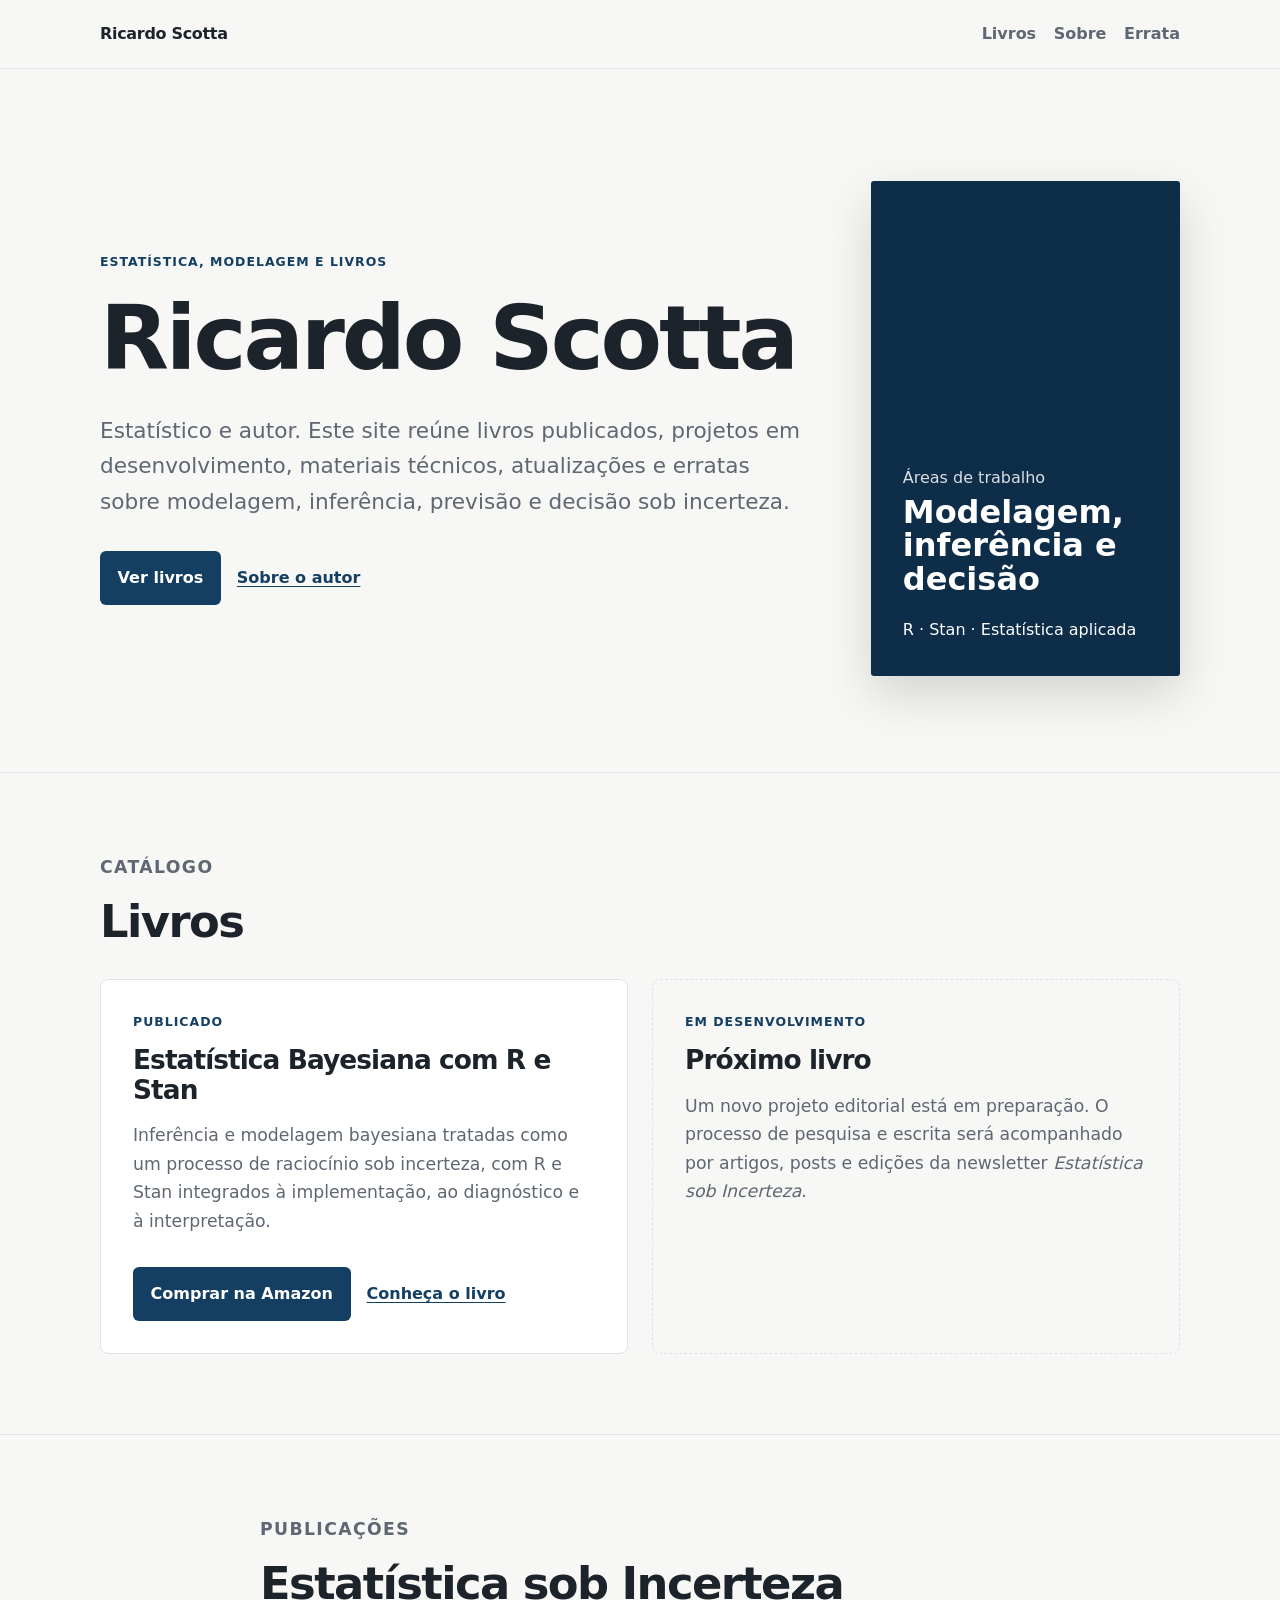
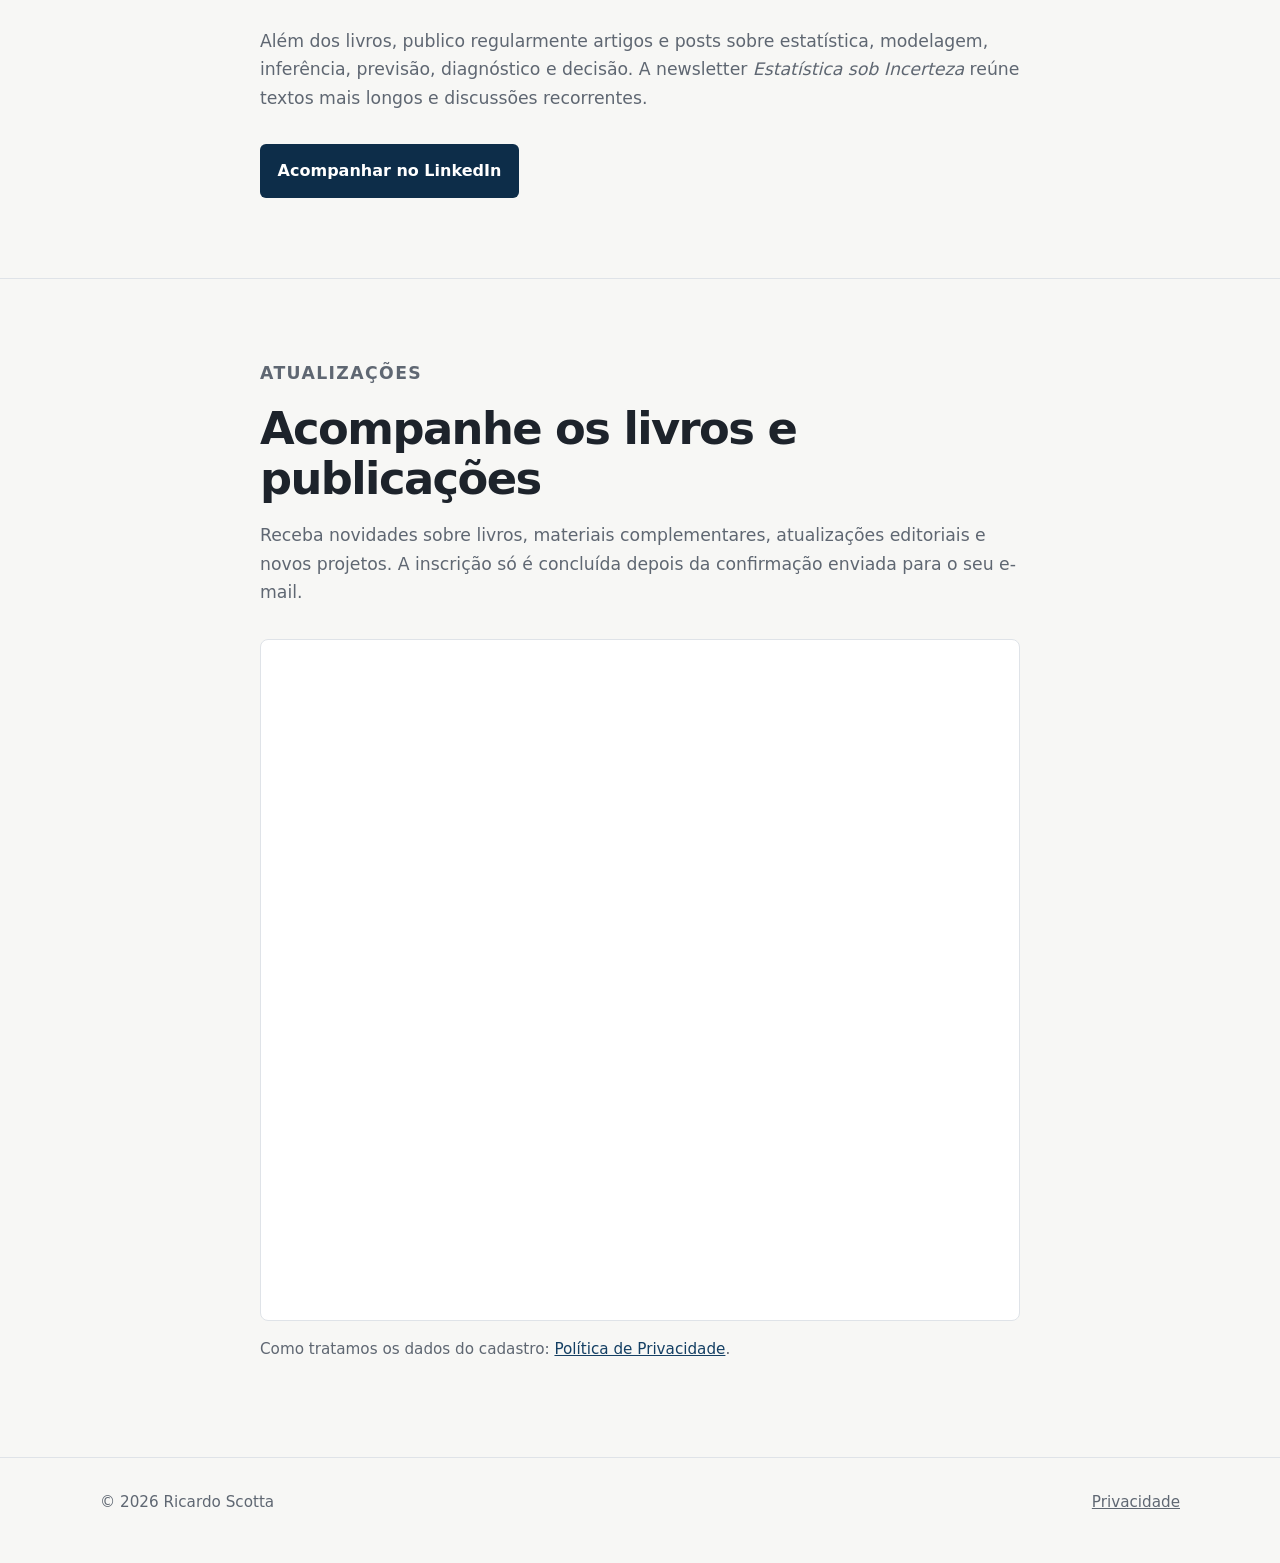
<file: index.html>
<!doctype html>
<html lang="pt-BR">
<head>
  <meta charset="utf-8">
  <meta name="viewport" content="width=device-width, initial-scale=1">
  <meta name="description" content="Site autoral de Ricardo Scotta. Livros, estatística, modelagem, inferência, previsão e materiais técnicos.">
  <title>Ricardo Scotta — Livros, estatística e modelagem</title>
  <link rel="stylesheet" href="/assets/css/site.css">
</head>
<body>
  <header class="site-header">
    <div class="wrap header-inner">
      <a class="brand" href="/">Ricardo Scotta</a>
      <nav aria-label="Navegação principal">
        <a href="/livros/">Livros</a>
        <a href="/sobre/">Sobre</a>
        <a href="/errata/">Errata</a>
      </nav>
    </div>
  </header>

  <main>
    <section class="hero">
      <div class="wrap hero-grid">
        <div>
          <p class="eyebrow">Estatística, modelagem e livros</p>
          <h1>Ricardo Scotta</h1>
          <p class="lead">Estatístico e autor. Este site reúne livros publicados, projetos em desenvolvimento, materiais técnicos, atualizações e erratas sobre modelagem, inferência, previsão e decisão sob incerteza.</p>
          <div class="actions">
            <a class="button" href="/livros/">Ver livros</a>
            <a class="text-link" href="/sobre/">Sobre o autor</a>
          </div>
        </div>
        <aside class="author-card" aria-label="Áreas de trabalho">
          <span class="book-label">Áreas de trabalho</span>
          <strong>Modelagem, inferência e decisão</strong>
          <span>R · Stan · Estatística aplicada</span>
        </aside>
      </div>
    </section>

    <section class="section">
      <div class="wrap">
        <p class="eyebrow">Catálogo</p>
        <h2>Livros</h2>
        <div class="portfolio-grid">
          <article class="portfolio-card">
            <p class="card-kicker">Publicado</p>
            <h3>Estatística Bayesiana com R e Stan</h3>
            <p>Inferência e modelagem bayesiana tratadas como um processo de raciocínio sob incerteza, com R e Stan integrados à implementação, ao diagnóstico e à interpretação.</p>
            <div class="card-actions">
              <a class="button" href="https://www.amazon.com.br/dp/B0HJFDFP6W">Comprar na Amazon</a>
              <a class="text-link" href="/livro/">Conheça o livro</a>
            </div>
          </article>

          <article class="portfolio-card muted-card">
            <p class="card-kicker">Em desenvolvimento</p>
            <h3>Próximo livro</h3>
            <p>Um novo projeto editorial está em preparação. O processo de pesquisa e escrita será acompanhado por artigos, posts e edições da newsletter <em>Estatística sob Incerteza</em>.</p>
          </article>
        </div>
      </div>
    </section>

    <section class="section">
      <div class="wrap narrow">
        <p class="eyebrow">Publicações</p>
        <h2>Estatística sob Incerteza</h2>
        <p>Além dos livros, publico regularmente artigos e posts sobre estatística, modelagem, inferência, previsão, diagnóstico e decisão. A newsletter <em>Estatística sob Incerteza</em> reúne textos mais longos e discussões recorrentes.</p>
        <div class="actions">
          <a class="button secondary-button" href="https://www.linkedin.com/in/ricardo-scotta/">Acompanhar no LinkedIn</a>
        </div>
      </div>
    </section>

    <section class="section" id="atualizacoes">
      <div class="wrap narrow">
        <p class="eyebrow">Atualizações</p>
        <h2>Acompanhe os livros e publicações</h2>
        <p>Receba novidades sobre livros, materiais complementares, atualizações editoriais e novos projetos. A inscrição só é concluída depois da confirmação enviada para o seu e-mail.</p>
        <div class="form-shell">
          <iframe
            title="Formulário de inscrição — atualizações editoriais de Ricardo Scotta"
            width="100%"
            height="680"
            src="https://8d1fc7f5.sibforms.com/v2/serve/[base64]"
            frameborder="0"
            scrolling="auto"
            loading="lazy"
            style="display:block;margin:0 auto;max-width:100%;"
          ></iframe>
        </div>
        <p class="privacy-note">Como tratamos os dados do cadastro: <a href="/privacidade/">Política de Privacidade</a>.</p>
      </div>
    </section>
  </main>

  <footer class="site-footer">
    <div class="wrap footer-inner">
      <span>© 2026 Ricardo Scotta</span>
      <a href="/privacidade/">Privacidade</a>
    </div>
  </footer>
</body>
</html>
</file>
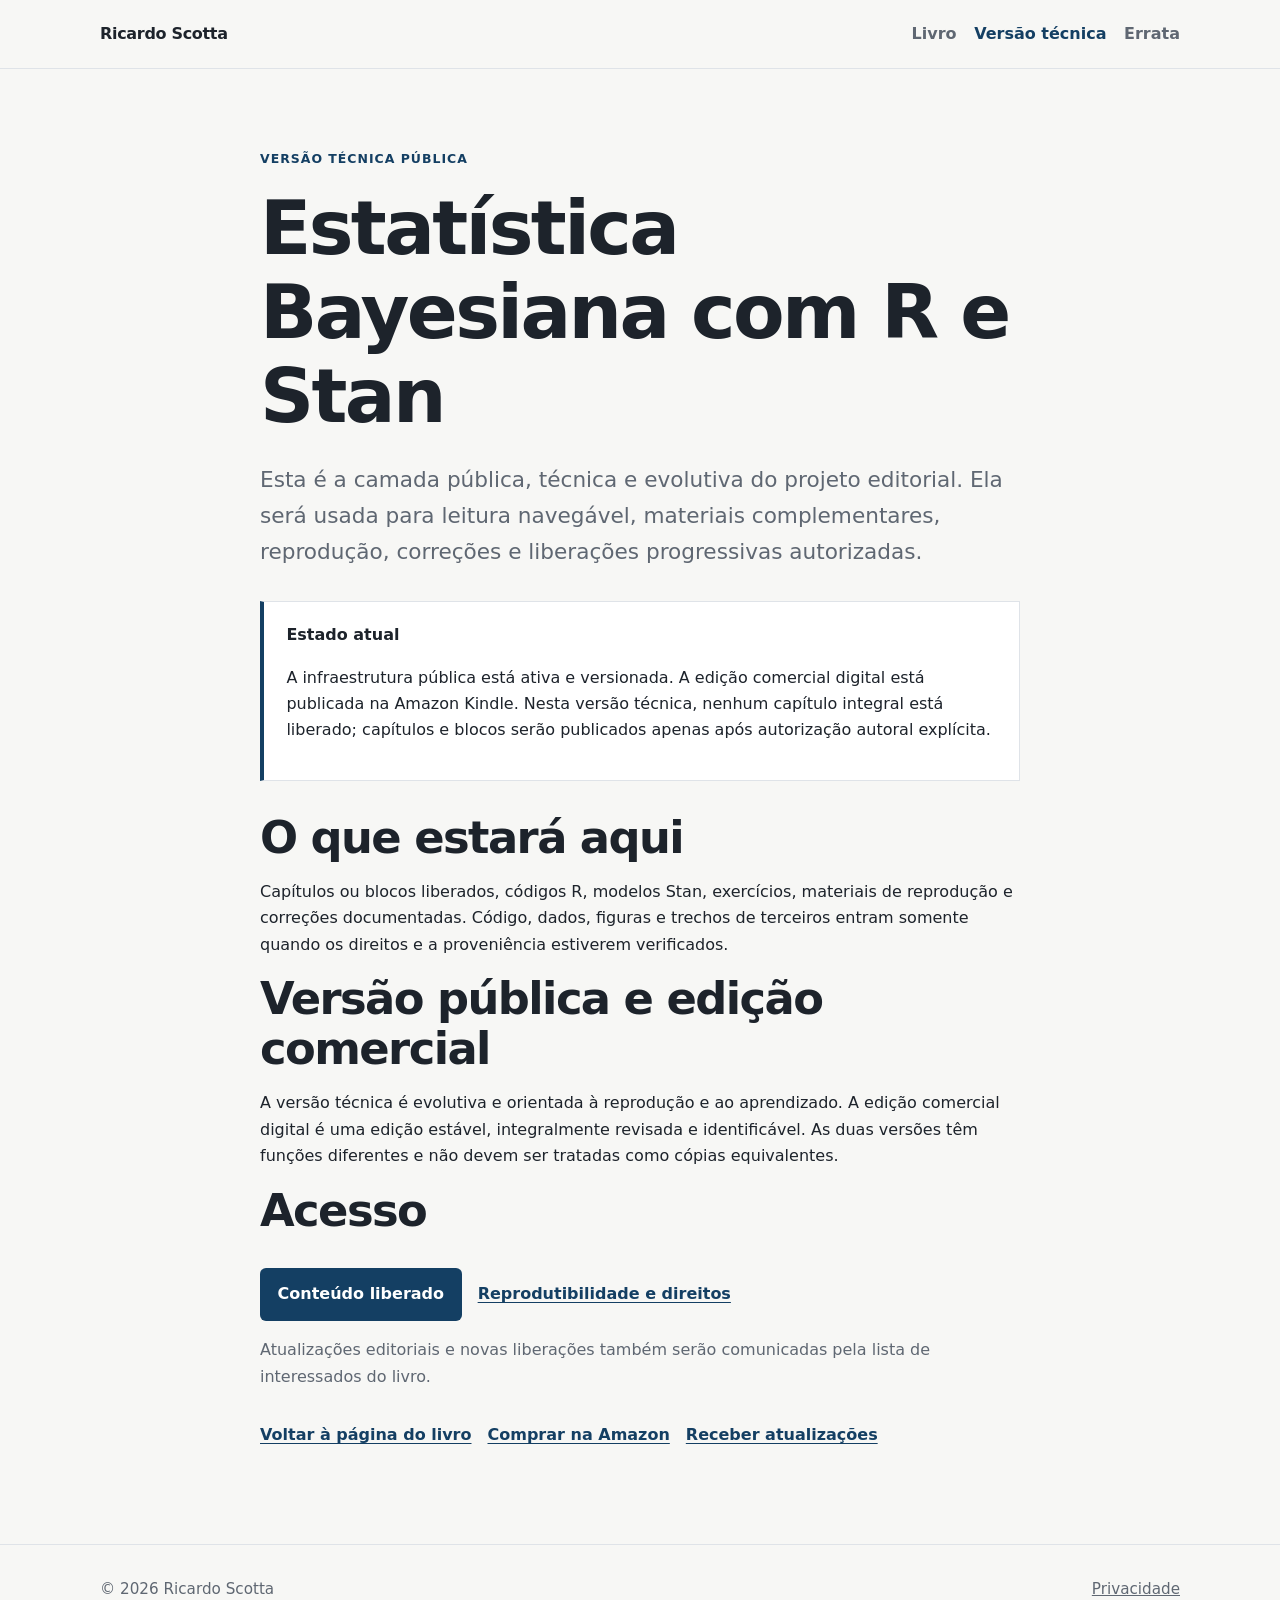
<file: bayes-r-stan/index.html>
<!doctype html>
<html lang="pt-BR">
<head>
  <meta charset="utf-8">
  <meta name="viewport" content="width=device-width, initial-scale=1">
  <meta name="description" content="Versão técnica pública e navegável de Estatística Bayesiana com R e Stan, de Ricardo Scotta.">
  <title>Versão técnica — Estatística Bayesiana com R e Stan</title>
  <link rel="stylesheet" href="/assets/css/site.css">
</head>
<body>
  <header class="site-header">
    <div class="wrap header-inner">
      <a class="brand" href="/">Ricardo Scotta</a>
      <nav aria-label="Navegação principal">
        <a href="/livro/">Livro</a>
        <a href="/bayes-r-stan/" aria-current="page">Versão técnica</a>
        <a href="/errata/">Errata</a>
      </nav>
    </div>
  </header>
  <main class="page">
    <div class="wrap narrow">
      <p class="eyebrow">Versão técnica pública</p>
      <h1>Estatística Bayesiana com R e Stan</h1>
      <p class="lead">Esta é a camada pública, técnica e evolutiva do projeto editorial. Ela será usada para leitura navegável, materiais complementares, reprodução, correções e liberações progressivas autorizadas.</p>

      <div class="status-box">
        <strong>Estado atual</strong>
        <p>A infraestrutura pública está ativa e versionada. A edição comercial digital está publicada na Amazon Kindle. Nesta versão técnica, nenhum capítulo integral está liberado; capítulos e blocos serão publicados apenas após autorização autoral explícita.</p>
      </div>

      <h2>O que estará aqui</h2>
      <p>Capítulos ou blocos liberados, códigos R, modelos Stan, exercícios, materiais de reprodução e correções documentadas. Código, dados, figuras e trechos de terceiros entram somente quando os direitos e a proveniência estiverem verificados.</p>

      <h2>Versão pública e edição comercial</h2>
      <p>A versão técnica é evolutiva e orientada à reprodução e ao aprendizado. A edição comercial digital é uma edição estável, integralmente revisada e identificável. As duas versões têm funções diferentes e não devem ser tratadas como cópias equivalentes.</p>

      <h2>Acesso</h2>
      <div class="actions">
        <a class="button" href="/bayes-r-stan/conteudo/">Conteúdo liberado</a>
        <a class="text-link" href="/bayes-r-stan/reproducibilidade/">Reprodutibilidade e direitos</a>
      </div>

      <p class="meta">Atualizações editoriais e novas liberações também serão comunicadas pela lista de interessados do livro.</p>
      <div class="actions">
        <a class="text-link" href="/livro/">Voltar à página do livro</a>
        <a class="text-link" href="https://www.amazon.com.br/dp/B0HJFDFP6W">Comprar na Amazon</a>
        <a class="text-link" href="/#atualizacoes">Receber atualizações</a>
      </div>
    </div>
  </main>
  <footer class="site-footer">
    <div class="wrap footer-inner">
      <span>© 2026 Ricardo Scotta</span>
      <a href="/privacidade/">Privacidade</a>
    </div>
  </footer>
</body>
</html>
</file>
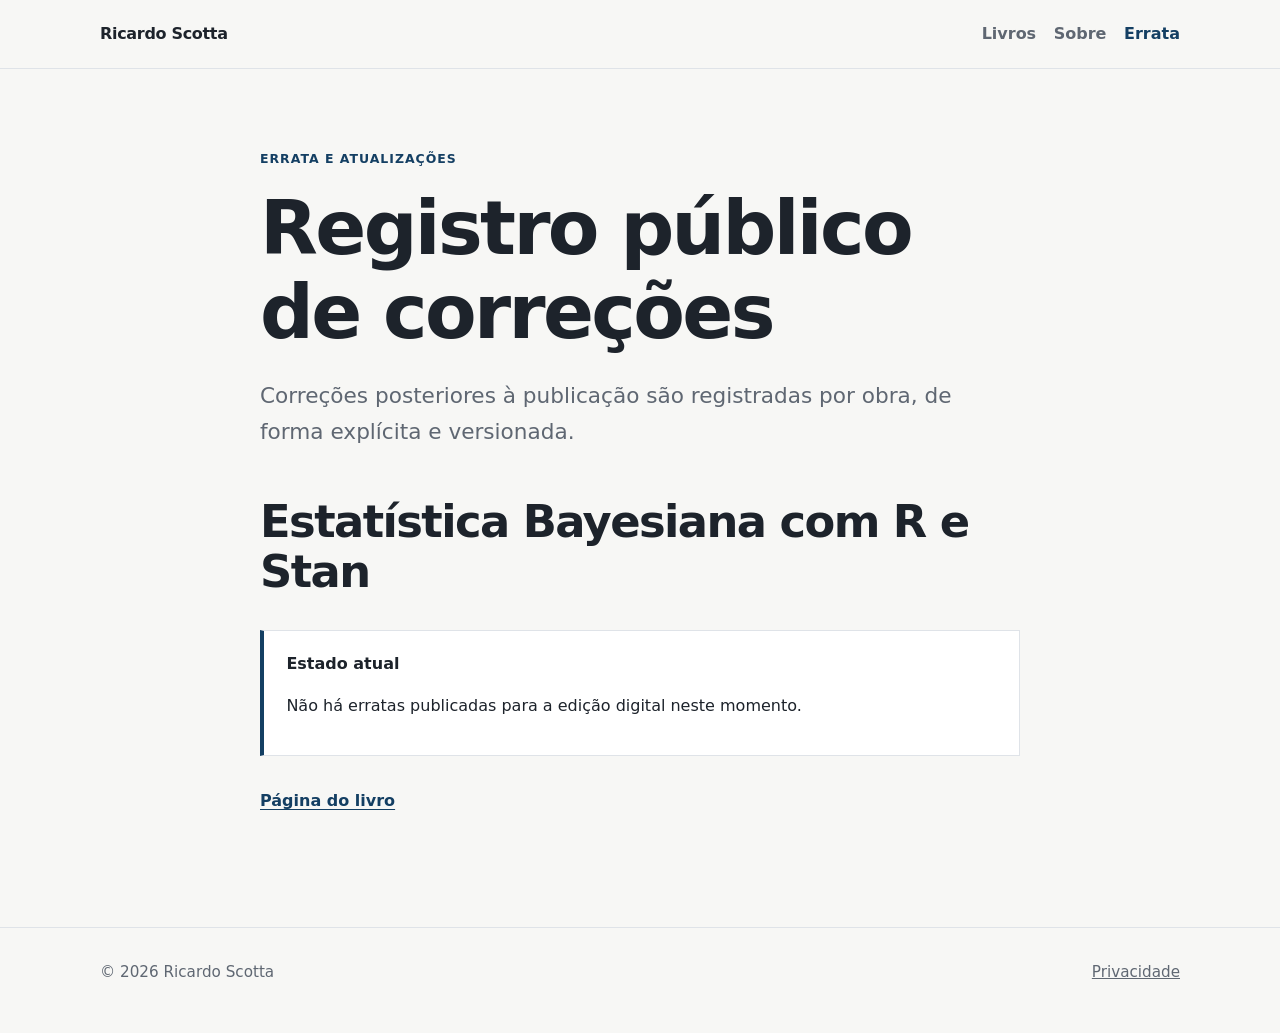
<file: errata/index.html>
<!doctype html>
<html lang="pt-BR">
<head>
  <meta charset="utf-8">
  <meta name="viewport" content="width=device-width, initial-scale=1">
  <meta name="description" content="Erratas e atualizações dos livros de Ricardo Scotta.">
  <title>Errata — Ricardo Scotta</title>
  <link rel="stylesheet" href="/assets/css/site.css">
</head>
<body>
  <header class="site-header">
    <div class="wrap header-inner">
      <a class="brand" href="/">Ricardo Scotta</a>
      <nav aria-label="Navegação principal">
        <a href="/livros/">Livros</a>
        <a href="/sobre/">Sobre</a>
        <a href="/errata/" aria-current="page">Errata</a>
      </nav>
    </div>
  </header>

  <main class="page">
    <div class="wrap narrow">
      <p class="eyebrow">Errata e atualizações</p>
      <h1>Registro público de correções</h1>
      <p class="lead">Correções posteriores à publicação são registradas por obra, de forma explícita e versionada.</p>

      <section class="book-status">
        <h2>Estatística Bayesiana com R e Stan</h2>
        <div class="status-box">
          <strong>Estado atual</strong>
          <p>Não há erratas publicadas para a edição digital neste momento.</p>
        </div>
        <p><a class="text-link" href="/livro/">Página do livro</a></p>
      </section>
    </div>
  </main>

  <footer class="site-footer">
    <div class="wrap footer-inner">
      <span>© 2026 Ricardo Scotta</span>
      <a href="/privacidade/">Privacidade</a>
    </div>
  </footer>
</body>
</html>
</file>
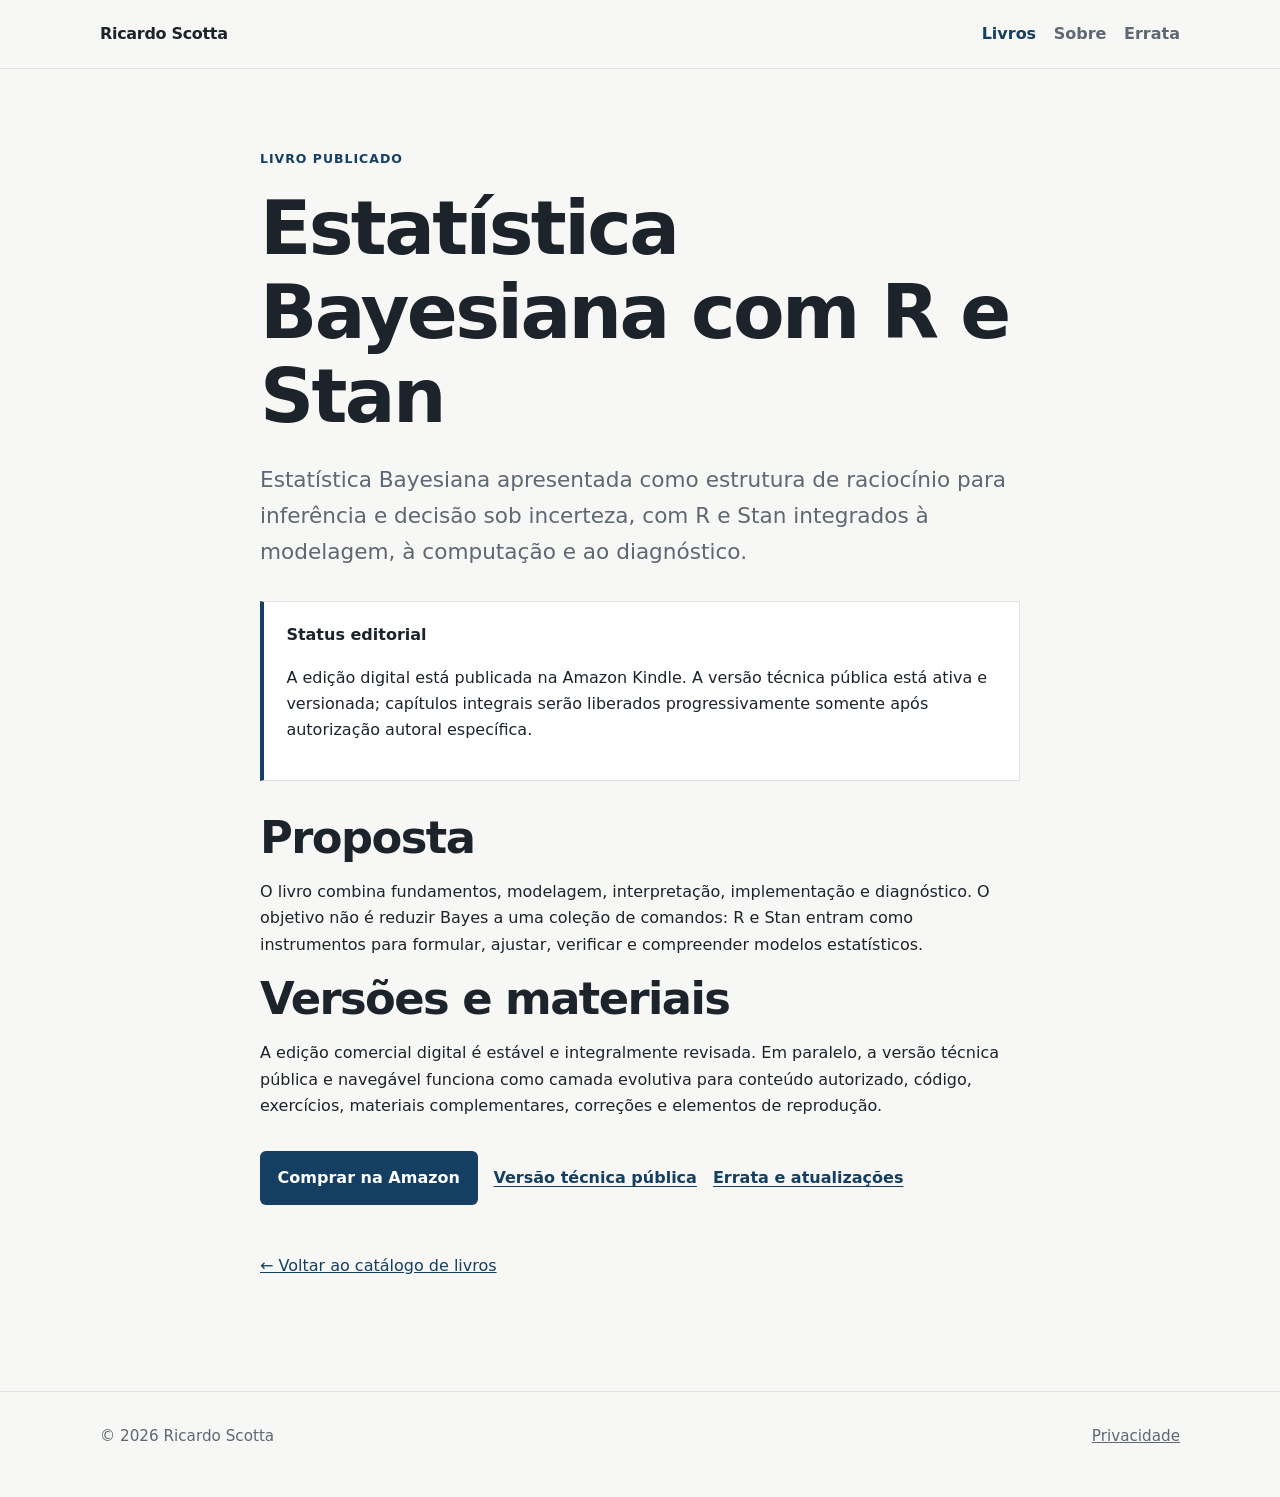
<file: livro/index.html>
<!doctype html>
<html lang="pt-BR">
<head>
  <meta charset="utf-8">
  <meta name="viewport" content="width=device-width, initial-scale=1">
  <meta name="description" content="Informações sobre o livro Estatística Bayesiana com R e Stan, de Ricardo Scotta.">
  <title>Estatística Bayesiana com R e Stan — Ricardo Scotta</title>
  <link rel="stylesheet" href="/assets/css/site.css">
</head>
<body>
  <header class="site-header">
    <div class="wrap header-inner">
      <a class="brand" href="/">Ricardo Scotta</a>
      <nav aria-label="Navegação principal">
        <a href="/livros/" aria-current="page">Livros</a>
        <a href="/sobre/">Sobre</a>
        <a href="/errata/">Errata</a>
      </nav>
    </div>
  </header>

  <main class="page">
    <div class="wrap narrow">
      <p class="eyebrow">Livro publicado</p>
      <h1>Estatística Bayesiana com R e Stan</h1>
      <p class="lead">Estatística Bayesiana apresentada como estrutura de raciocínio para inferência e decisão sob incerteza, com R e Stan integrados à modelagem, à computação e ao diagnóstico.</p>

      <div class="status-box">
        <strong>Status editorial</strong>
        <p>A edição digital está publicada na Amazon Kindle. A versão técnica pública está ativa e versionada; capítulos integrais serão liberados progressivamente somente após autorização autoral específica.</p>
      </div>

      <h2>Proposta</h2>
      <p>O livro combina fundamentos, modelagem, interpretação, implementação e diagnóstico. O objetivo não é reduzir Bayes a uma coleção de comandos: R e Stan entram como instrumentos para formular, ajustar, verificar e compreender modelos estatísticos.</p>

      <h2>Versões e materiais</h2>
      <p>A edição comercial digital é estável e integralmente revisada. Em paralelo, a versão técnica pública e navegável funciona como camada evolutiva para conteúdo autorizado, código, exercícios, materiais complementares, correções e elementos de reprodução.</p>

      <div class="actions">
        <a class="button" href="https://www.amazon.com.br/dp/B0HJFDFP6W">Comprar na Amazon</a>
        <a class="text-link" href="/bayes-r-stan/">Versão técnica pública</a>
        <a class="text-link" href="/errata/">Errata e atualizações</a>
      </div>

      <p class="back-link"><a href="/livros/">← Voltar ao catálogo de livros</a></p>
    </div>
  </main>

  <footer class="site-footer">
    <div class="wrap footer-inner">
      <span>© 2026 Ricardo Scotta</span>
      <a href="/privacidade/">Privacidade</a>
    </div>
  </footer>
</body>
</html>
</file>
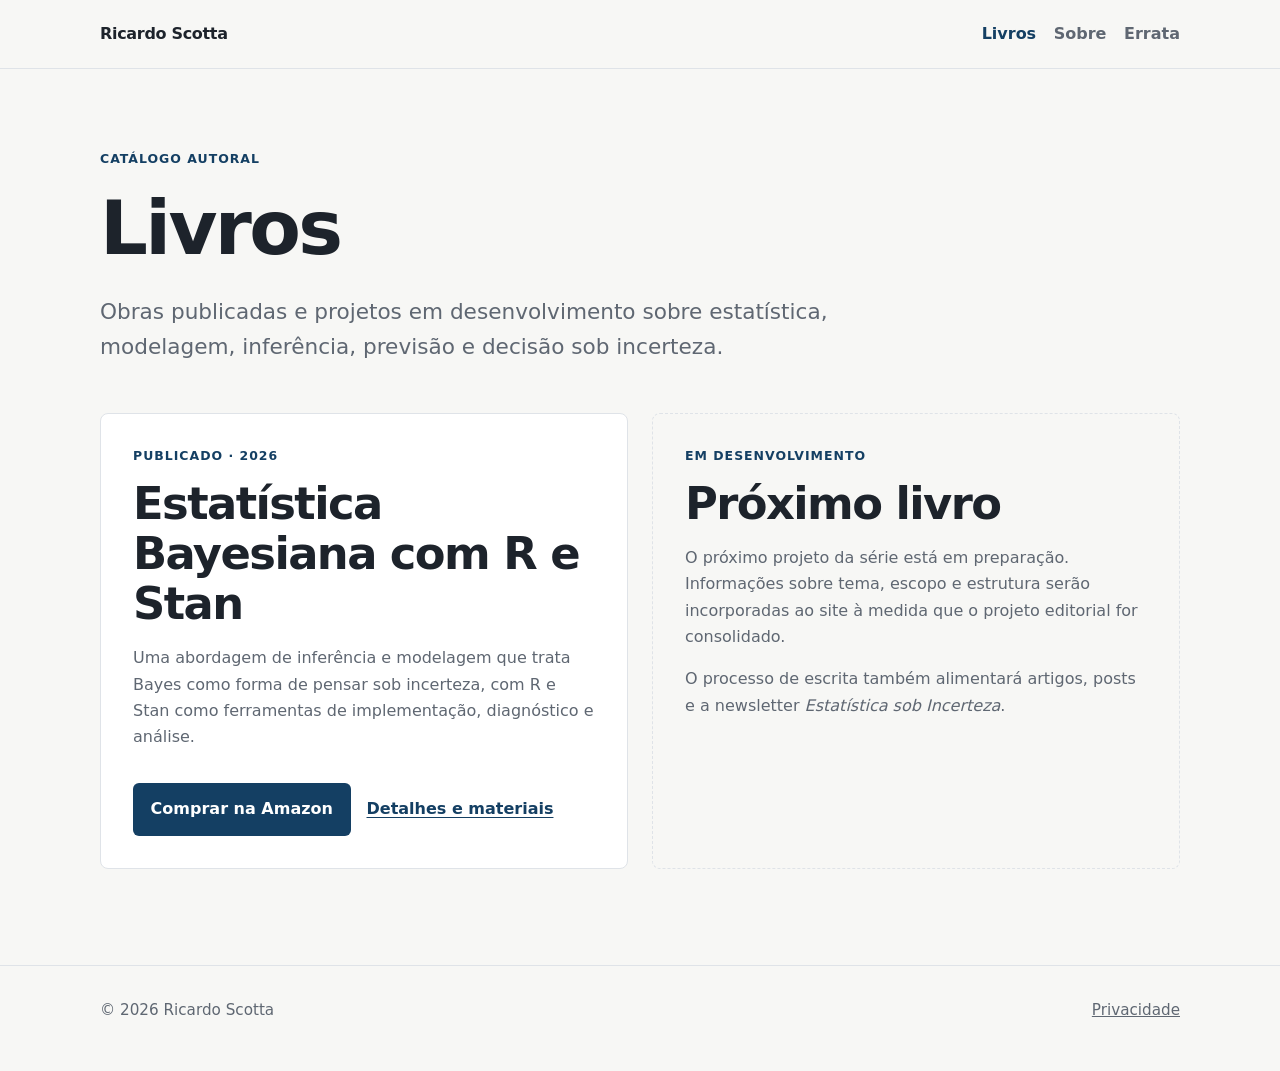
<file: livros/index.html>
<!doctype html>
<html lang="pt-BR">
<head>
  <meta charset="utf-8">
  <meta name="viewport" content="width=device-width, initial-scale=1">
  <meta name="description" content="Livros publicados e em desenvolvimento de Ricardo Scotta.">
  <title>Livros — Ricardo Scotta</title>
  <link rel="stylesheet" href="/assets/css/site.css">
</head>
<body>
  <header class="site-header">
    <div class="wrap header-inner">
      <a class="brand" href="/">Ricardo Scotta</a>
      <nav aria-label="Navegação principal">
        <a href="/livros/" aria-current="page">Livros</a>
        <a href="/sobre/">Sobre</a>
        <a href="/errata/">Errata</a>
      </nav>
    </div>
  </header>

  <main class="page">
    <div class="wrap">
      <p class="eyebrow">Catálogo autoral</p>
      <h1>Livros</h1>
      <p class="lead">Obras publicadas e projetos em desenvolvimento sobre estatística, modelagem, inferência, previsão e decisão sob incerteza.</p>

      <div class="portfolio-grid page-grid">
        <article class="portfolio-card">
          <p class="card-kicker">Publicado · 2026</p>
          <h2>Estatística Bayesiana com R e Stan</h2>
          <p>Uma abordagem de inferência e modelagem que trata Bayes como forma de pensar sob incerteza, com R e Stan como ferramentas de implementação, diagnóstico e análise.</p>
          <div class="card-actions">
            <a class="button" href="https://www.amazon.com.br/dp/B0HJFDFP6W">Comprar na Amazon</a>
            <a class="text-link" href="/livro/">Detalhes e materiais</a>
          </div>
        </article>

        <article class="portfolio-card muted-card">
          <p class="card-kicker">Em desenvolvimento</p>
          <h2>Próximo livro</h2>
          <p>O próximo projeto da série está em preparação. Informações sobre tema, escopo e estrutura serão incorporadas ao site à medida que o projeto editorial for consolidado.</p>
          <p class="meta">O processo de escrita também alimentará artigos, posts e a newsletter <em>Estatística sob Incerteza</em>.</p>
        </article>
      </div>
    </div>
  </main>

  <footer class="site-footer">
    <div class="wrap footer-inner">
      <span>© 2026 Ricardo Scotta</span>
      <a href="/privacidade/">Privacidade</a>
    </div>
  </footer>
</body>
</html>
</file>
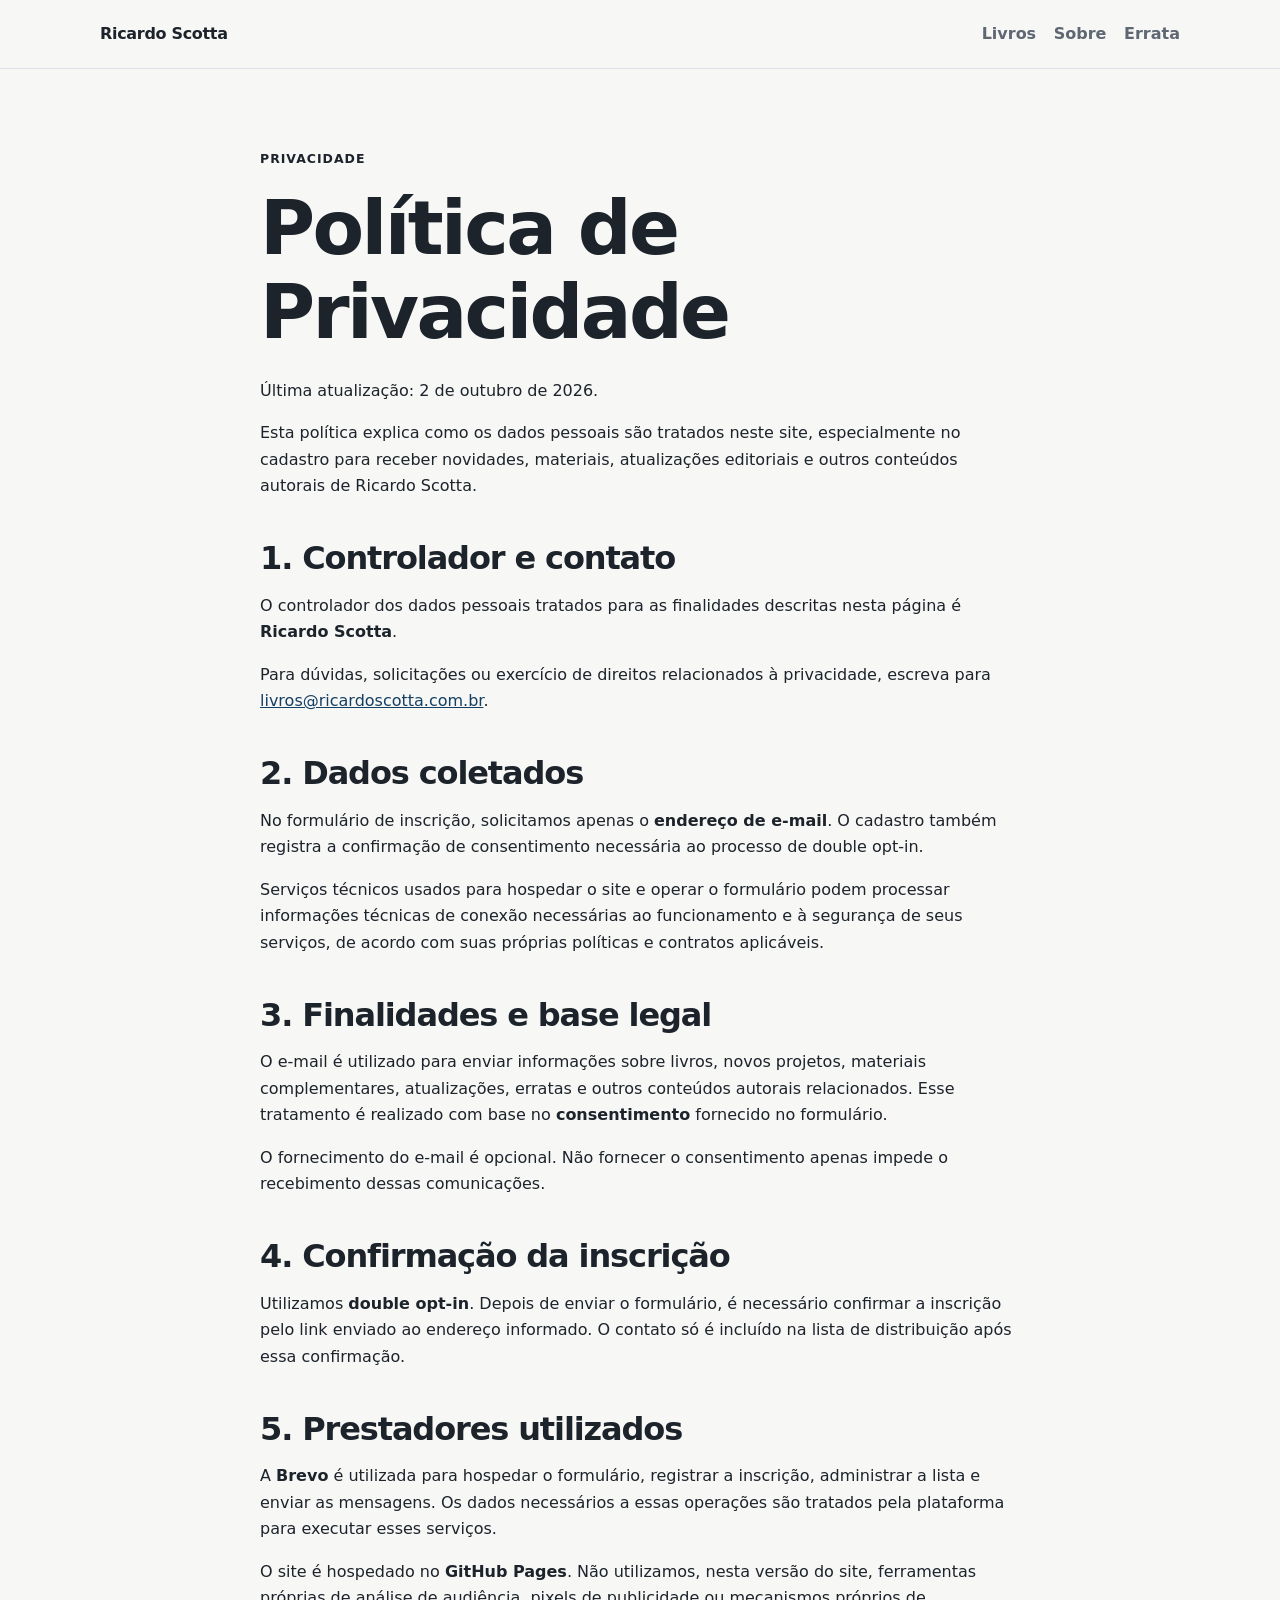
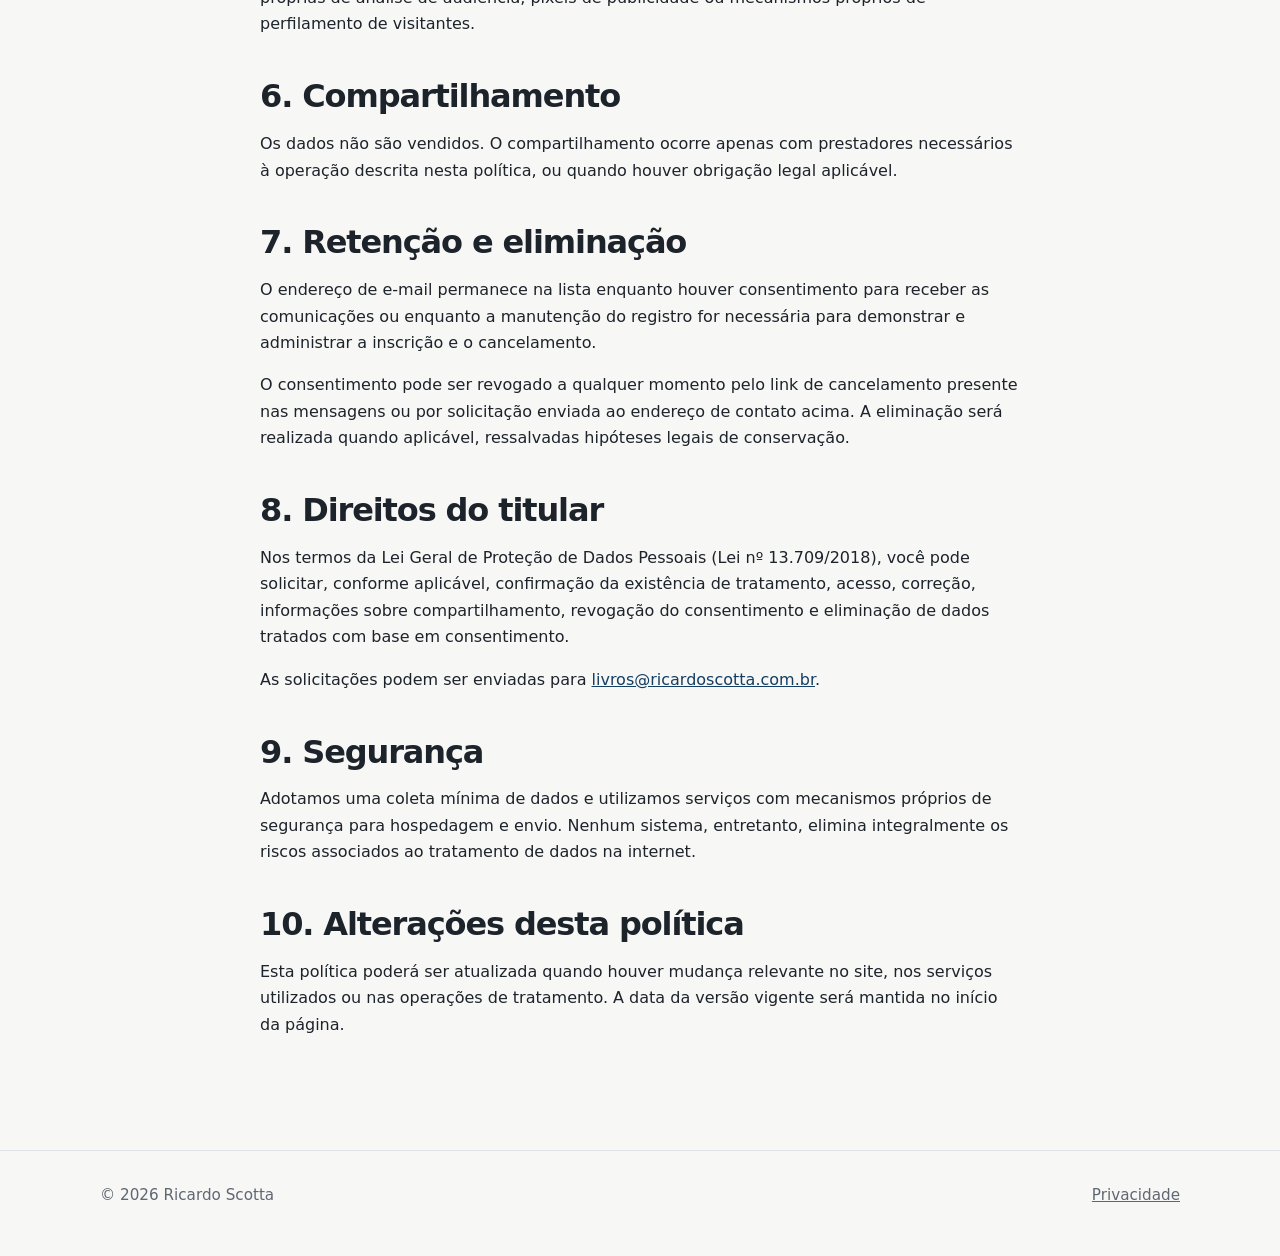
<file: privacidade/index.html>
<!doctype html>
<html lang="pt-BR">
<head>
  <meta charset="utf-8">
  <meta name="viewport" content="width=device-width, initial-scale=1">
  <meta name="description" content="Política de Privacidade do site de Ricardo Scotta e do formulário de atualizações editoriais.">
  <title>Privacidade — Ricardo Scotta</title>
  <link rel="stylesheet" href="/assets/css/site.css">
</head>
<body>
  <header class="site-header">
    <div class="wrap header-inner">
      <a class="brand" href="/">Ricardo Scotta</a>
      <nav aria-label="Navegação principal">
        <a href="/livros/">Livros</a>
        <a href="/sobre/">Sobre</a>
        <a href="/errata/">Errata</a>
      </nav>
    </div>
  </header>

  <main class="page">
    <div class="wrap narrow legal-copy">
      <p class="eyebrow">Privacidade</p>
      <h1>Política de Privacidade</h1>
      <p class="meta">Última atualização: 2 de outubro de 2026.</p>

      <p>Esta política explica como os dados pessoais são tratados neste site, especialmente no cadastro para receber novidades, materiais, atualizações editoriais e outros conteúdos autorais de Ricardo Scotta.</p>

      <h2>1. Controlador e contato</h2>
      <p>O controlador dos dados pessoais tratados para as finalidades descritas nesta página é <strong>Ricardo Scotta</strong>.</p>
      <p>Para dúvidas, solicitações ou exercício de direitos relacionados à privacidade, escreva para <a href="mailto:livros@ricardoscotta.com.br">livros@ricardoscotta.com.br</a>.</p>

      <h2>2. Dados coletados</h2>
      <p>No formulário de inscrição, solicitamos apenas o <strong>endereço de e-mail</strong>. O cadastro também registra a confirmação de consentimento necessária ao processo de double opt-in.</p>
      <p>Serviços técnicos usados para hospedar o site e operar o formulário podem processar informações técnicas de conexão necessárias ao funcionamento e à segurança de seus serviços, de acordo com suas próprias políticas e contratos aplicáveis.</p>

      <h2>3. Finalidades e base legal</h2>
      <p>O e-mail é utilizado para enviar informações sobre livros, novos projetos, materiais complementares, atualizações, erratas e outros conteúdos autorais relacionados. Esse tratamento é realizado com base no <strong>consentimento</strong> fornecido no formulário.</p>
      <p>O fornecimento do e-mail é opcional. Não fornecer o consentimento apenas impede o recebimento dessas comunicações.</p>

      <h2>4. Confirmação da inscrição</h2>
      <p>Utilizamos <strong>double opt-in</strong>. Depois de enviar o formulário, é necessário confirmar a inscrição pelo link enviado ao endereço informado. O contato só é incluído na lista de distribuição após essa confirmação.</p>

      <h2>5. Prestadores utilizados</h2>
      <p>A <strong>Brevo</strong> é utilizada para hospedar o formulário, registrar a inscrição, administrar a lista e enviar as mensagens. Os dados necessários a essas operações são tratados pela plataforma para executar esses serviços.</p>
      <p>O site é hospedado no <strong>GitHub Pages</strong>. Não utilizamos, nesta versão do site, ferramentas próprias de análise de audiência, pixels de publicidade ou mecanismos próprios de perfilamento de visitantes.</p>

      <h2>6. Compartilhamento</h2>
      <p>Os dados não são vendidos. O compartilhamento ocorre apenas com prestadores necessários à operação descrita nesta política, ou quando houver obrigação legal aplicável.</p>

      <h2>7. Retenção e eliminação</h2>
      <p>O endereço de e-mail permanece na lista enquanto houver consentimento para receber as comunicações ou enquanto a manutenção do registro for necessária para demonstrar e administrar a inscrição e o cancelamento.</p>
      <p>O consentimento pode ser revogado a qualquer momento pelo link de cancelamento presente nas mensagens ou por solicitação enviada ao endereço de contato acima. A eliminação será realizada quando aplicável, ressalvadas hipóteses legais de conservação.</p>

      <h2>8. Direitos do titular</h2>
      <p>Nos termos da Lei Geral de Proteção de Dados Pessoais (Lei nº 13.709/2018), você pode solicitar, conforme aplicável, confirmação da existência de tratamento, acesso, correção, informações sobre compartilhamento, revogação do consentimento e eliminação de dados tratados com base em consentimento.</p>
      <p>As solicitações podem ser enviadas para <a href="mailto:livros@ricardoscotta.com.br">livros@ricardoscotta.com.br</a>.</p>

      <h2>9. Segurança</h2>
      <p>Adotamos uma coleta mínima de dados e utilizamos serviços com mecanismos próprios de segurança para hospedagem e envio. Nenhum sistema, entretanto, elimina integralmente os riscos associados ao tratamento de dados na internet.</p>

      <h2>10. Alterações desta política</h2>
      <p>Esta política poderá ser atualizada quando houver mudança relevante no site, nos serviços utilizados ou nas operações de tratamento. A data da versão vigente será mantida no início da página.</p>
    </div>
  </main>

  <footer class="site-footer">
    <div class="wrap footer-inner">
      <span>© 2026 Ricardo Scotta</span>
      <a href="/privacidade/" aria-current="page">Privacidade</a>
    </div>
  </footer>
</body>
</html>
</file>
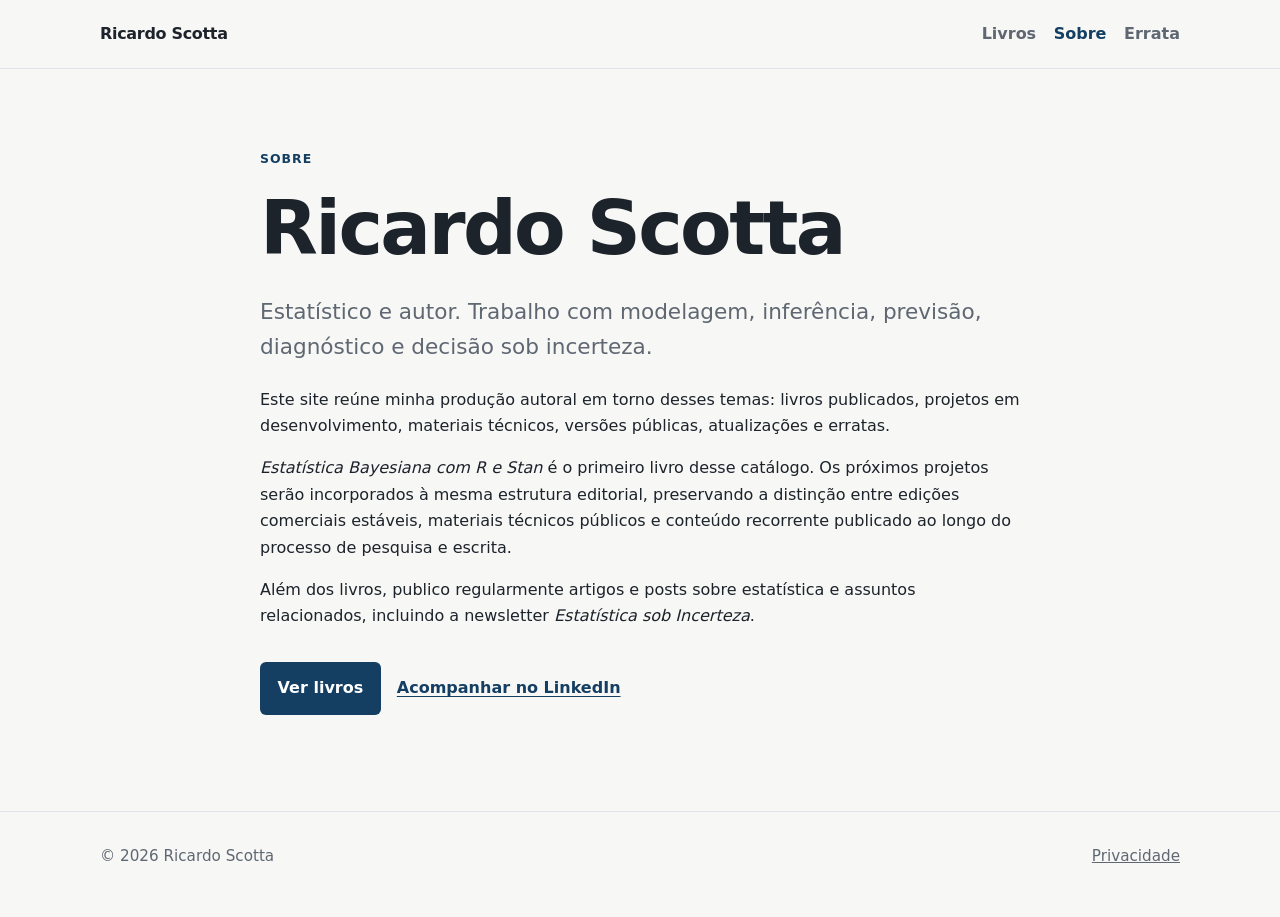
<file: sobre/index.html>
<!doctype html>
<html lang="pt-BR">
<head>
  <meta charset="utf-8">
  <meta name="viewport" content="width=device-width, initial-scale=1">
  <meta name="description" content="Sobre Ricardo Scotta e seu trabalho em estatística, modelagem e produção autoral.">
  <title>Sobre — Ricardo Scotta</title>
  <link rel="stylesheet" href="/assets/css/site.css">
</head>
<body>
  <header class="site-header">
    <div class="wrap header-inner">
      <a class="brand" href="/">Ricardo Scotta</a>
      <nav aria-label="Navegação principal">
        <a href="/livros/">Livros</a>
        <a href="/sobre/" aria-current="page">Sobre</a>
        <a href="/errata/">Errata</a>
      </nav>
    </div>
  </header>

  <main class="page">
    <div class="wrap narrow">
      <p class="eyebrow">Sobre</p>
      <h1>Ricardo Scotta</h1>
      <p class="lead">Estatístico e autor. Trabalho com modelagem, inferência, previsão, diagnóstico e decisão sob incerteza.</p>

      <p>Este site reúne minha produção autoral em torno desses temas: livros publicados, projetos em desenvolvimento, materiais técnicos, versões públicas, atualizações e erratas.</p>

      <p><em>Estatística Bayesiana com R e Stan</em> é o primeiro livro desse catálogo. Os próximos projetos serão incorporados à mesma estrutura editorial, preservando a distinção entre edições comerciais estáveis, materiais técnicos públicos e conteúdo recorrente publicado ao longo do processo de pesquisa e escrita.</p>

      <p>Além dos livros, publico regularmente artigos e posts sobre estatística e assuntos relacionados, incluindo a newsletter <em>Estatística sob Incerteza</em>.</p>

      <div class="actions">
        <a class="button" href="/livros/">Ver livros</a>
        <a class="text-link" href="https://www.linkedin.com/in/ricardo-scotta/">Acompanhar no LinkedIn</a>
      </div>
    </div>
  </main>

  <footer class="site-footer">
    <div class="wrap footer-inner">
      <span>© 2026 Ricardo Scotta</span>
      <a href="/privacidade/">Privacidade</a>
    </div>
  </footer>
</body>
</html>
</file>
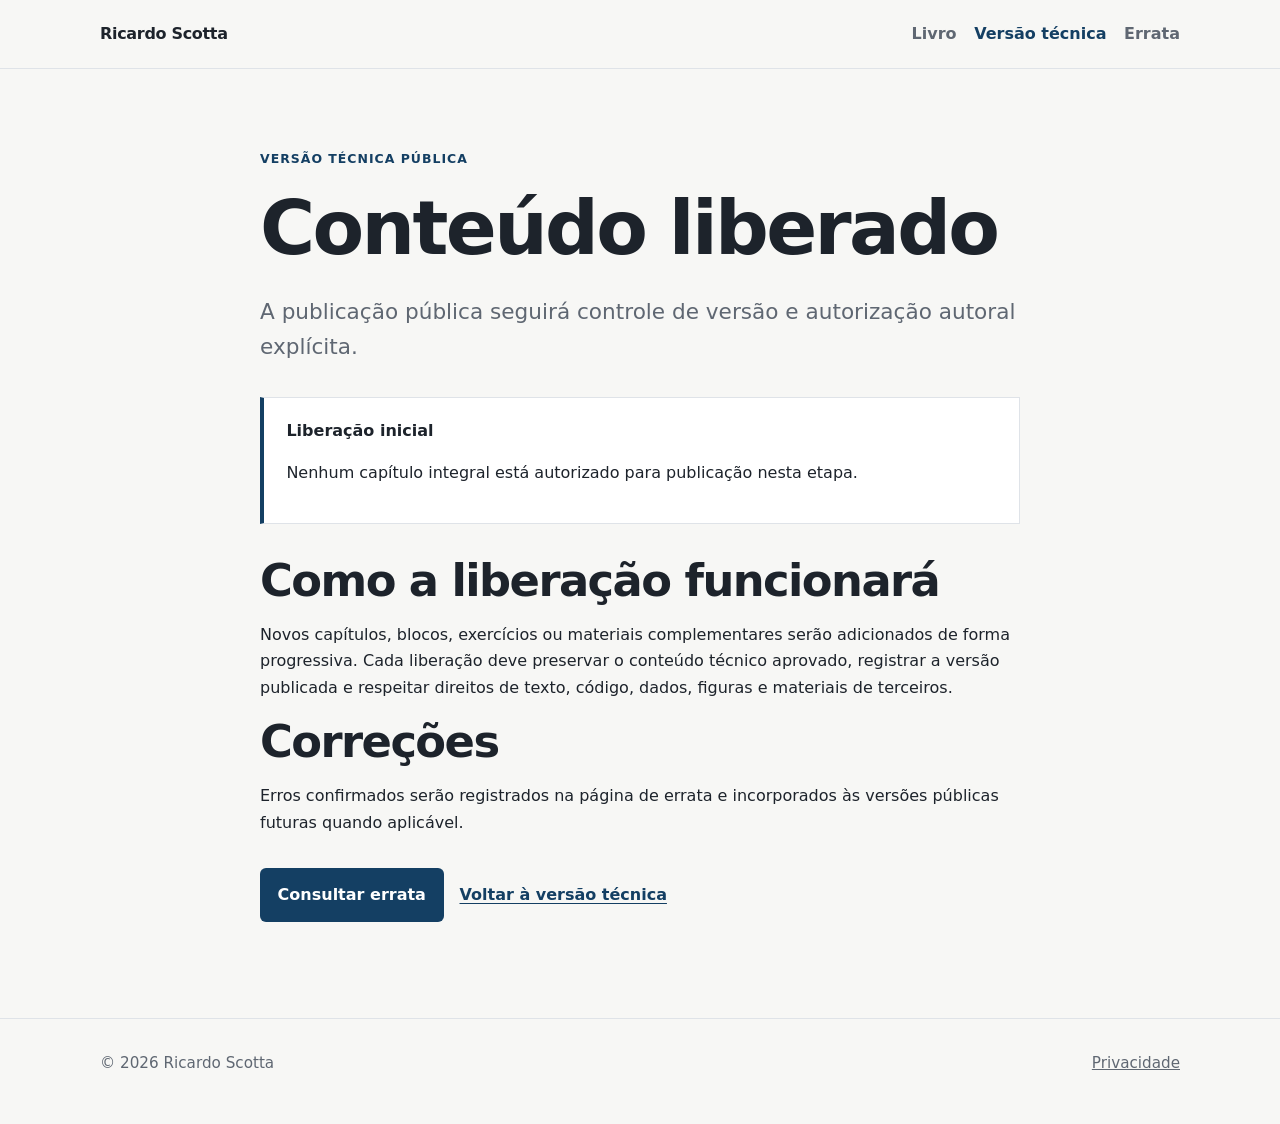
<file: bayes-r-stan/conteudo/index.html>
<!doctype html>
<html lang="pt-BR">
<head>
  <meta charset="utf-8">
  <meta name="viewport" content="width=device-width, initial-scale=1">
  <meta name="description" content="Conteúdo publicamente liberado de Estatística Bayesiana com R e Stan.">
  <title>Conteúdo liberado — Estatística Bayesiana com R e Stan</title>
  <link rel="stylesheet" href="/assets/css/site.css">
</head>
<body>
  <header class="site-header">
    <div class="wrap header-inner">
      <a class="brand" href="/">Ricardo Scotta</a>
      <nav aria-label="Navegação principal">
        <a href="/livro/">Livro</a>
        <a href="/bayes-r-stan/" aria-current="page">Versão técnica</a>
        <a href="/errata/">Errata</a>
      </nav>
    </div>
  </header>
  <main class="page">
    <div class="wrap narrow">
      <p class="eyebrow">Versão técnica pública</p>
      <h1>Conteúdo liberado</h1>
      <p class="lead">A publicação pública seguirá controle de versão e autorização autoral explícita.</p>

      <div class="status-box">
        <strong>Liberação inicial</strong>
        <p>Nenhum capítulo integral está autorizado para publicação nesta etapa.</p>
      </div>

      <h2>Como a liberação funcionará</h2>
      <p>Novos capítulos, blocos, exercícios ou materiais complementares serão adicionados de forma progressiva. Cada liberação deve preservar o conteúdo técnico aprovado, registrar a versão publicada e respeitar direitos de texto, código, dados, figuras e materiais de terceiros.</p>

      <h2>Correções</h2>
      <p>Erros confirmados serão registrados na página de errata e incorporados às versões públicas futuras quando aplicável.</p>

      <div class="actions">
        <a class="button" href="/errata/">Consultar errata</a>
        <a class="text-link" href="/bayes-r-stan/">Voltar à versão técnica</a>
      </div>
    </div>
  </main>
  <footer class="site-footer">
    <div class="wrap footer-inner">
      <span>© 2026 Ricardo Scotta</span>
      <a href="/privacidade/">Privacidade</a>
    </div>
  </footer>
</body>
</html>
</file>
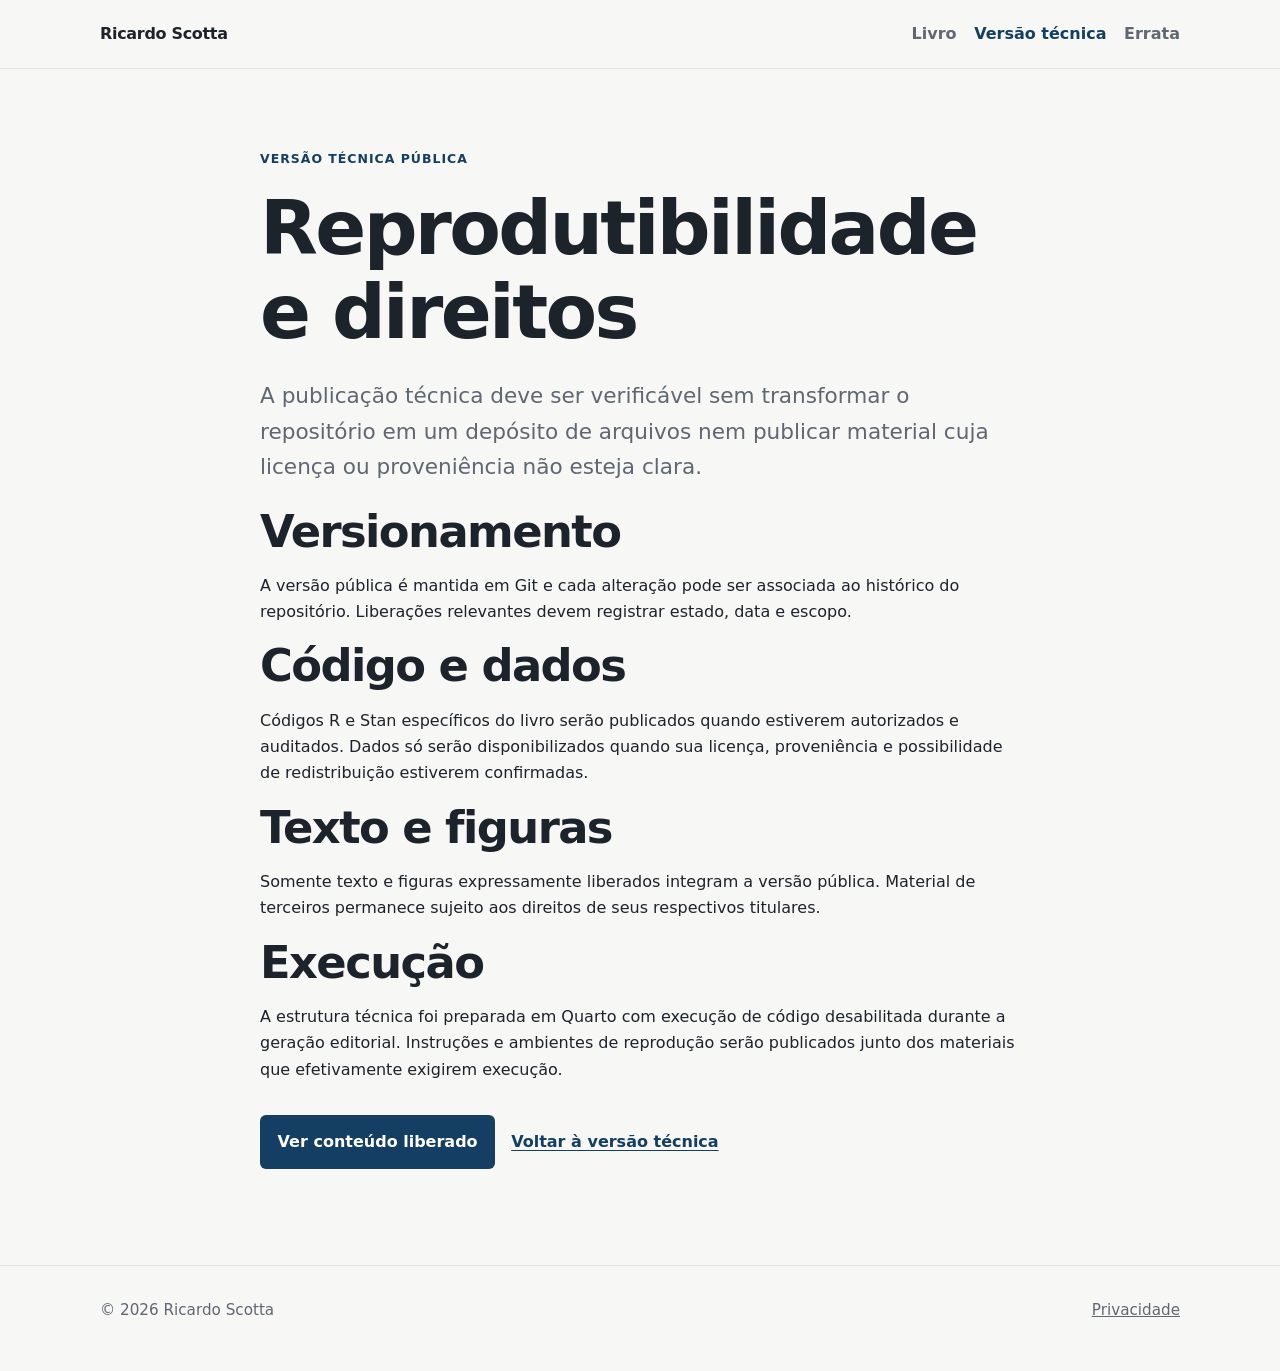
<file: bayes-r-stan/reproducibilidade/index.html>
<!doctype html>
<html lang="pt-BR">
<head>
  <meta charset="utf-8">
  <meta name="viewport" content="width=device-width, initial-scale=1">
  <meta name="description" content="Política de reprodutibilidade, versionamento e direitos da versão técnica de Estatística Bayesiana com R e Stan.">
  <title>Reprodutibilidade e direitos — Estatística Bayesiana com R e Stan</title>
  <link rel="stylesheet" href="/assets/css/site.css">
</head>
<body>
  <header class="site-header">
    <div class="wrap header-inner">
      <a class="brand" href="/">Ricardo Scotta</a>
      <nav aria-label="Navegação principal">
        <a href="/livro/">Livro</a>
        <a href="/bayes-r-stan/" aria-current="page">Versão técnica</a>
        <a href="/errata/">Errata</a>
      </nav>
    </div>
  </header>
  <main class="page">
    <div class="wrap narrow">
      <p class="eyebrow">Versão técnica pública</p>
      <h1>Reprodutibilidade e direitos</h1>
      <p class="lead">A publicação técnica deve ser verificável sem transformar o repositório em um depósito de arquivos nem publicar material cuja licença ou proveniência não esteja clara.</p>

      <h2>Versionamento</h2>
      <p>A versão pública é mantida em Git e cada alteração pode ser associada ao histórico do repositório. Liberações relevantes devem registrar estado, data e escopo.</p>

      <h2>Código e dados</h2>
      <p>Códigos R e Stan específicos do livro serão publicados quando estiverem autorizados e auditados. Dados só serão disponibilizados quando sua licença, proveniência e possibilidade de redistribuição estiverem confirmadas.</p>

      <h2>Texto e figuras</h2>
      <p>Somente texto e figuras expressamente liberados integram a versão pública. Material de terceiros permanece sujeito aos direitos de seus respectivos titulares.</p>

      <h2>Execução</h2>
      <p>A estrutura técnica foi preparada em Quarto com execução de código desabilitada durante a geração editorial. Instruções e ambientes de reprodução serão publicados junto dos materiais que efetivamente exigirem execução.</p>

      <div class="actions">
        <a class="button" href="/bayes-r-stan/conteudo/">Ver conteúdo liberado</a>
        <a class="text-link" href="/bayes-r-stan/">Voltar à versão técnica</a>
      </div>
    </div>
  </main>
  <footer class="site-footer">
    <div class="wrap footer-inner">
      <span>© 2026 Ricardo Scotta</span>
      <a href="/privacidade/">Privacidade</a>
    </div>
  </footer>
</body>
</html>
</file>
<file: assets/css/site.css>
:root {
  --bg: #f7f7f5;
  --surface: #ffffff;
  --text: #1d232b;
  --muted: #5f6772;
  --line: #dfe3e8;
  --accent: #143f63;
  --accent-dark: #0d2d49;
  --max: 1080px;
}

* { box-sizing: border-box; }
html { scroll-behavior: smooth; }
body {
  margin: 0;
  background: var(--bg);
  color: var(--text);
  font-family: Inter, ui-sans-serif, system-ui, -apple-system, BlinkMacSystemFont, "Segoe UI", sans-serif;
  line-height: 1.65;
}

a { color: var(--accent); }
.wrap { width: min(calc(100% - 2rem), var(--max)); margin: 0 auto; }
.narrow { max-width: 760px; }

.site-header {
  position: sticky;
  top: 0;
  z-index: 10;
  background: rgba(247,247,245,.96);
  border-bottom: 1px solid var(--line);
}
.header-inner {
  min-height: 68px;
  display: flex;
  align-items: center;
  justify-content: space-between;
  gap: 1.5rem;
}
.brand { color: var(--text); text-decoration: none; font-weight: 750; letter-spacing: -.02em; }
nav { display: flex; gap: 1.1rem; flex-wrap: wrap; }
nav a { color: var(--muted); text-decoration: none; font-weight: 600; }
nav a:hover, nav a:focus, nav a[aria-current="page"] { color: var(--accent); }

.hero { padding: 7rem 0 6rem; }
.hero-grid {
  display: grid;
  grid-template-columns: minmax(0, 1.6fr) minmax(250px, .7fr);
  gap: 4rem;
  align-items: center;
}
.eyebrow {
  margin: 0 0 1rem;
  color: var(--accent);
  font-weight: 750;
  text-transform: uppercase;
  letter-spacing: .08em;
  font-size: .78rem;
}
h1, h2, h3 { line-height: 1.12; letter-spacing: -.035em; }
h1 { font-size: clamp(2.7rem, 7vw, 5.7rem); margin: 0 0 1.5rem; max-width: 850px; }
h2 { font-size: clamp(1.8rem, 4vw, 2.8rem); margin: 0 0 1rem; }
h3 { font-size: 1.65rem; margin: 0 0 1rem; }
.lead { font-size: clamp(1.12rem, 2vw, 1.35rem); color: var(--muted); max-width: 760px; }
.actions, .card-actions { margin-top: 2rem; display: flex; gap: 1rem; align-items: center; flex-wrap: wrap; }
.button {
  display: inline-block;
  padding: .85rem 1.1rem;
  background: var(--accent);
  color: #fff;
  text-decoration: none;
  border-radius: 6px;
  font-weight: 700;
}
.button:hover, .button:focus { background: var(--accent-dark); }
.secondary-button { background: var(--accent-dark); }
.text-link { font-weight: 700; text-decoration-thickness: 1px; text-underline-offset: .2em; }

.book-card,
.author-card {
  aspect-ratio: 5 / 8;
  background: var(--accent-dark);
  color: #fff;
  border-radius: 3px;
  padding: 2rem;
  display: flex;
  flex-direction: column;
  justify-content: flex-end;
  box-shadow: 0 18px 50px rgba(0,0,0,.15);
}
.book-card strong,
.author-card strong { font-size: 2rem; line-height: 1.05; margin: .25rem 0 1.3rem; }
.book-label { font-size: 1rem; opacity: .85; }

.section { padding: 5rem 0; border-top: 1px solid var(--line); }
.section p { font-size: 1.08rem; color: var(--muted); }
.page { padding: 5rem 0 6rem; }
.page h1 { font-size: clamp(2.5rem, 6vw, 4.7rem); }
.meta { color: var(--muted); }

.portfolio-grid {
  display: grid;
  grid-template-columns: repeat(2, minmax(0, 1fr));
  gap: 1.5rem;
  margin-top: 2rem;
}
.page-grid { margin-top: 3rem; }
.portfolio-card {
  background: var(--surface);
  border: 1px solid var(--line);
  border-radius: 8px;
  padding: 2rem;
}
.portfolio-card h2,
.portfolio-card h3 { max-width: 620px; }
.portfolio-card p { color: var(--muted); }
.card-kicker {
  margin: 0 0 .75rem;
  color: var(--accent) !important;
  font-size: .78rem !important;
  font-weight: 750;
  text-transform: uppercase;
  letter-spacing: .08em;
}
.muted-card { background: transparent; border-style: dashed; }
.back-link { margin-top: 3rem; }
.book-status { margin-top: 3rem; }

.status-box {
  margin: 2rem 0;
  padding: 1.25rem 1.4rem;
  background: var(--surface);
  border: 1px solid var(--line);
  border-left: 4px solid var(--accent);
}
.form-shell {
  margin-top: 2rem;
  background: var(--surface);
  border: 1px solid var(--line);
  border-radius: 8px;
  overflow: hidden;
}
.form-shell iframe { width: 100%; border: 0; }
.privacy-note { margin-top: 1rem; font-size: .95rem !important; }

.legal-copy h2 { margin-top: 2.6rem; font-size: clamp(1.45rem, 3vw, 2rem); }
.legal-copy p { color: var(--text); }

.site-footer { border-top: 1px solid var(--line); padding: 2rem 0 3rem; color: var(--muted); font-size: .95rem; }
.footer-inner { display: flex; align-items: center; justify-content: space-between; gap: 1rem; flex-wrap: wrap; }
.site-footer a { color: var(--muted); }
.site-footer a:hover, .site-footer a:focus { color: var(--accent); }

@media (max-width: 760px) {
  .header-inner { align-items: flex-start; padding: .9rem 0; flex-direction: column; gap: .5rem; }
  .hero { padding: 4rem 0; }
  .hero-grid,
  .portfolio-grid { grid-template-columns: 1fr; gap: 2.5rem; }
  .book-card,
  .author-card { max-width: 320px; }
  .form-shell { margin-left: -0.5rem; margin-right: -0.5rem; }
}
</file>
